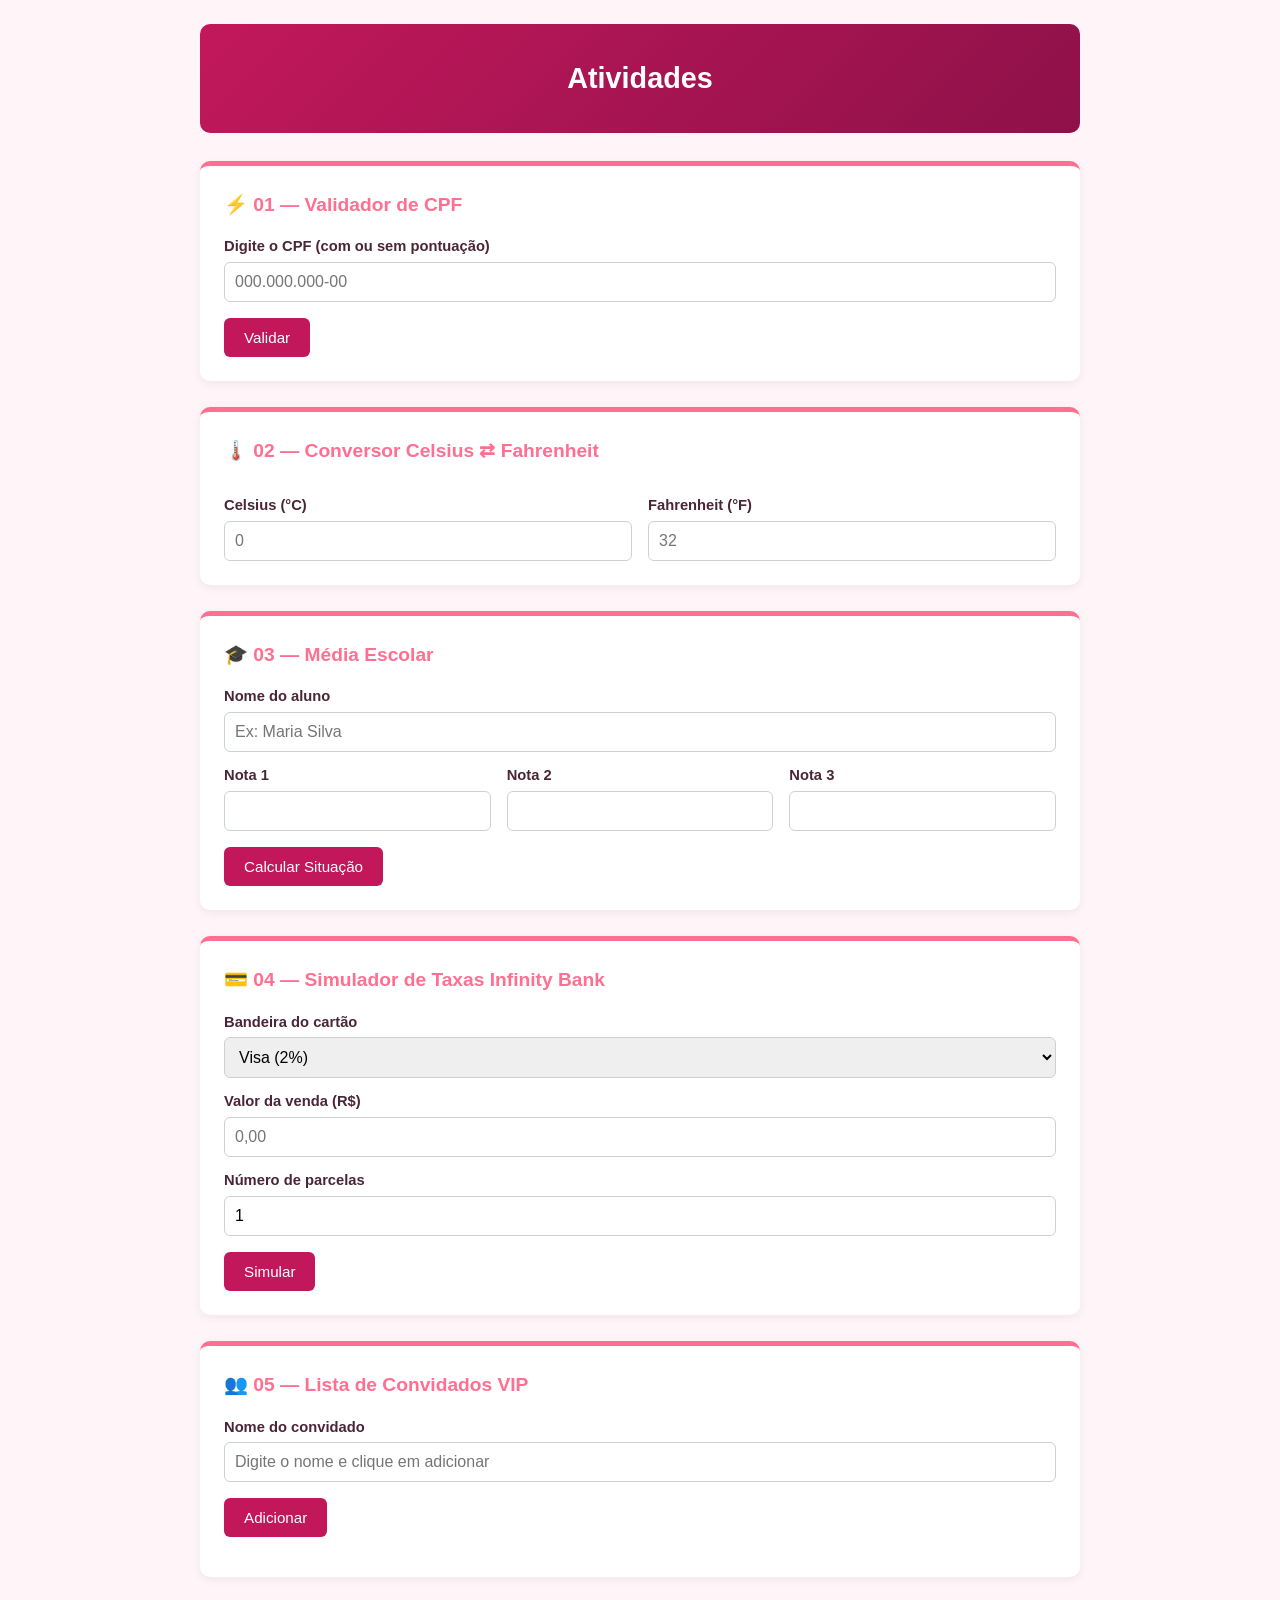
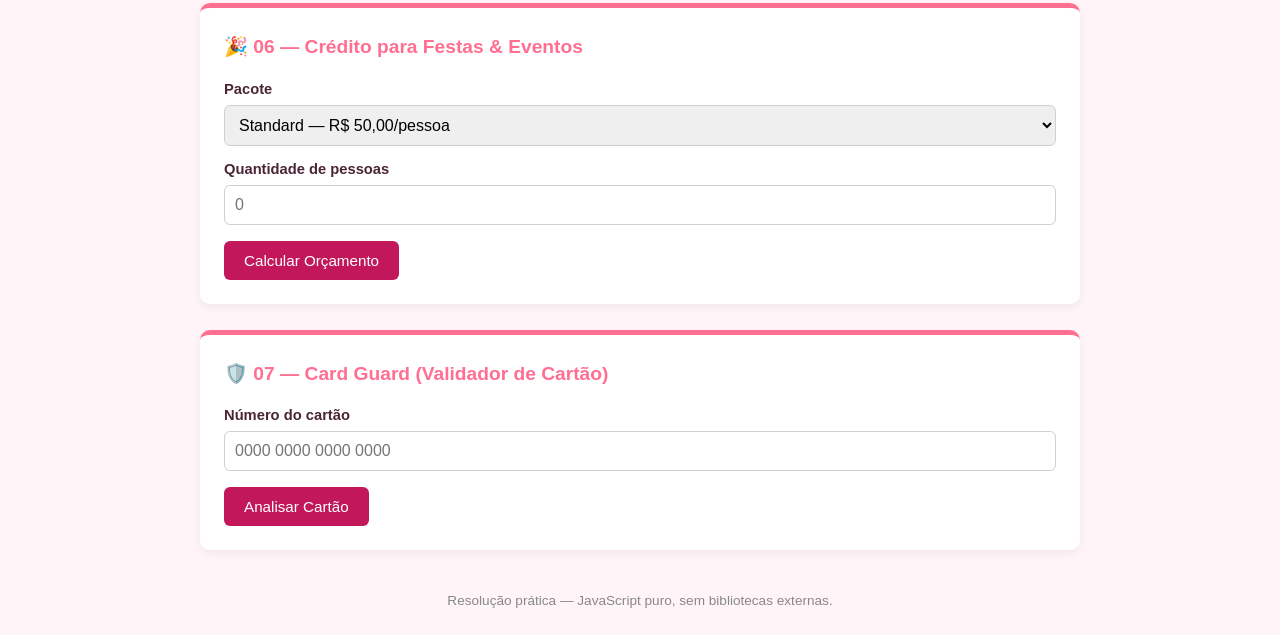
<file: Infinity_Bank_Solucao.html>
<!DOCTYPE html>
<html lang="pt-br">
<head>
<meta charset="UTF-8">
<meta name="viewport" content="width=device-width, initial-scale=1.0">
<title>Atividades</title>
<style>
    :root{
        --azul:#c2185b;
        --laranja:#ff6f91;
        --bg:#fff5f8;
        --card:#fff;
        --txt:#4a2535;
    }
    *{box-sizing:border-box}
    body{
        font-family:'Segoe UI',Tahoma,Verdana,sans-serif;
        background:var(--bg);
        color:var(--txt);
        margin:0;
        padding:24px;
        line-height:1.55;
    }
    .container{max-width:880px;margin:0 auto}
    header{
        text-align:center;
        background:linear-gradient(135deg,var(--azul),#8e1149);
        color:#fff;
        padding:32px 20px;
        border-radius:10px;
        margin-bottom:28px;
    }
    header h1{margin:0;font-size:1.8em}
    header p{margin:8px 0 0;opacity:.85}

    .card{
        background:var(--card);
        border-radius:10px;
        padding:24px;
        margin-bottom:26px;
        box-shadow:0 3px 10px rgba(0,0,0,.06);
        border-top:5px solid var(--laranja);
    }
    .card h2{
        margin-top:0;
        color:var(--laranja);
        font-size:1.2em;
    }
    label{display:block;margin:12px 0 4px;font-weight:600;font-size:.92em}
    input[type=text],input[type=number],select{
        width:100%;
        padding:10px;
        border:1px solid #ccd1d6;
        border-radius:6px;
        font-size:1em;
    }
    button{
        margin-top:16px;
        background:var(--azul);
        color:#fff;
        border:none;
        padding:11px 20px;
        border-radius:6px;
        font-size:.95em;
        cursor:pointer;
        transition:.15s;
    }
    button:hover{background:#8e1149}
    .resultado{
        margin-top:16px;
        padding:14px;
        border-radius:6px;
        font-weight:600;
        display:none;
    }
    .ok{background:#e6f7ee;color:#1e7e44;border-left:4px solid #1e7e44;display:block}
    .erro{background:#fdecea;color:#c0392b;border-left:4px solid #c0392b;display:block}
    .info{background:#eaf2fb;color:#1b4f72;border-left:4px solid #1b4f72;display:block}

    /* Ex02 */
    .duas-colunas{display:flex;gap:16px;flex-wrap:wrap}
    .duas-colunas > div{flex:1;min-width:140px}

    /* Ex05 lista */
    #listaVip{list-style:none;padding:0;margin-top:16px}
    #listaVip li{
        display:flex;
        justify-content:space-between;
        align-items:center;
        padding:10px 4px;
        border-bottom:1px solid #eee;
        gap:8px;
    }
    #listaVip li:last-child{border-bottom:none}
    #listaVip li.presente span.nome{text-decoration:line-through;opacity:.55}
    .nome{flex:1}
    .acoes button{margin:0 0 0 6px;padding:6px 10px;font-size:.8em}
    .acoes .concluir{background:#1e7e44}
    .acoes .editar{background:#b9770e}
    .acoes .excluir{background:#c0392b}

    table{width:100%;border-collapse:collapse;margin-top:10px;font-size:.85em}
    th,td{border:1px solid #ddd;padding:6px 8px;text-align:left}
    th{background:#f5f6f8}

    footer{text-align:center;margin-top:40px;color:#888;font-size:.85em}
</style>
</head>
<body>
<div class="container">

<header>
    <h1>Atividades</h1>
</header>

<!-- EX 01 - CPF -->
<section class="card">
    <h2>⚡ 01 — Validador de CPF</h2>
    <label for="cpfInput">Digite o CPF (com ou sem pontuação)</label>
    <input type="text" id="cpfInput" placeholder="000.000.000-00" maxlength="14">
    <button onclick="validarCPF()">Validar</button>
    <div id="cpfResultado" class="resultado"></div>
</section>

<!-- EX 02 - Conversor -->
<section class="card">
    <h2>🌡️ 02 — Conversor Celsius ⇄ Fahrenheit</h2>
    <div class="duas-colunas">
        <div>
            <label for="celsiusInput">Celsius (°C)</label>
            <input type="number" id="celsiusInput" step="0.1" placeholder="0">
        </div>
        <div>
            <label for="fahrenheitInput">Fahrenheit (°F)</label>
            <input type="number" id="fahrenheitInput" step="0.1" placeholder="32">
        </div>
    </div>
</section>

<!-- EX 03 - Media -->
<section class="card">
    <h2>🎓 03 — Média Escolar</h2>
    <label for="nomeAluno">Nome do aluno</label>
    <input type="text" id="nomeAluno" placeholder="Ex: Maria Silva">
    <div class="duas-colunas">
        <div><label>Nota 1</label><input type="number" id="nota1" step="0.1"></div>
        <div><label>Nota 2</label><input type="number" id="nota2" step="0.1"></div>
        <div><label>Nota 3</label><input type="number" id="nota3" step="0.1"></div>
    </div>
    <button onclick="calcularMedia()">Calcular Situação</button>
    <div id="mediaResultado" class="resultado"></div>
</section>

<!-- EX 04 - Taxas -->
<section class="card">
    <h2>💳 04 — Simulador de Taxas Infinity Bank</h2>
    <label for="bandeira">Bandeira do cartão</label>
    <select id="bandeira">
        <option value="visa">Visa (2%)</option>
        <option value="master">Master (1.85%)</option>
        <option value="elo">Elo (3%)</option>
    </select>
    <label for="valorVenda">Valor da venda (R$)</label>
    <input type="number" id="valorVenda" step="0.01" placeholder="0,00">
    <label for="parcelas">Número de parcelas</label>
    <input type="number" id="parcelas" min="1" value="1">
    <button onclick="calcularTaxas()">Simular</button>
    <div id="taxasResultado" class="resultado"></div>
</section>

<!-- EX 05 - Convidados -->
<section class="card">
    <h2>👥 05 — Lista de Convidados VIP</h2>
    <label for="nomeConvidado">Nome do convidado</label>
    <input type="text" id="nomeConvidado" placeholder="Digite o nome e clique em adicionar">
    <button onclick="adicionarConvidado()">Adicionar</button>
    <ul id="listaVip"></ul>
</section>

<!-- EX 06 - Eventos -->
<section class="card">
    <h2>🎉 06 — Crédito para Festas & Eventos</h2>
    <label for="pacote">Pacote</label>
    <select id="pacote">
        <option value="50">Standard — R$ 50,00/pessoa</option>
        <option value="80">Premium — R$ 80,00/pessoa</option>
        <option value="120">Infinity Deluxe — R$ 120,00/pessoa</option>
    </select>
    <label for="qtdPessoas">Quantidade de pessoas</label>
    <input type="number" id="qtdPessoas" min="1" placeholder="0">
    <button onclick="calcularOrcamento()">Calcular Orçamento</button>
    <div id="orcamentoResultado" class="resultado"></div>
</section>

<!-- EX 07 - Cartao -->
<section class="card">
    <h2>🛡️ 07 — Card Guard (Validador de Cartão)</h2>
    <label for="numeroCartao">Número do cartão</label>
    <input type="text" id="numeroCartao" placeholder="0000 0000 0000 0000" maxlength="19">
    <button onclick="analisarCartao()">Analisar Cartão</button>
    <div id="cartaoResultado" class="resultado"></div>
</section>

<footer>Resolução prática — JavaScript puro, sem bibliotecas externas.</footer>
</div>

<script>
function validarCPF(){
    const box = document.getElementById('cpfResultado');
    let cpf = document.getElementById('cpfInput').value.replace(/\D/g,'');

    if(cpf.length !== 11 || /^(\d)\1{10}$/.test(cpf)){
        box.className = 'resultado erro';
        box.textContent = 'CPF Inválido (formato incorreto).';
        return;
    }

    const calcularDigito = (base, pesoInicial) => {
        let soma = 0;
        for(let i = 0; i < base.length; i++){
            soma += parseInt(base[i]) * (pesoInicial - i);
        }
        const resto = (soma * 10) % 11;
        return resto === 10 ? 0 : resto;
    };

    const digito1 = calcularDigito(cpf.slice(0,9), 10);
    const digito2 = calcularDigito(cpf.slice(0,9) + digito1, 11);

    const valido = digito1 === parseInt(cpf[9]) && digito2 === parseInt(cpf[10]);

    box.className = valido ? 'resultado ok' : 'resultado erro';
    box.textContent = valido ? 'CPF Válido!' : 'CPF Inválido.';
}


const campoC = document.getElementById('celsiusInput');
const campoF = document.getElementById('fahrenheitInput');

campoC.addEventListener('input', () => {
    if(campoC.value === ''){ campoF.value = ''; return; }
    const c = parseFloat(campoC.value);
    campoF.value = (c * 9/5 + 32).toFixed(2);
});

campoF.addEventListener('input', () => {
    if(campoF.value === ''){ campoC.value = ''; return; }
    const f = parseFloat(campoF.value);
    campoC.value = ((f - 32) * 5/9).toFixed(2);
});


function calcularMedia(){
    const box = document.getElementById('mediaResultado');
    const nome = document.getElementById('nomeAluno').value.trim() || 'Aluno(a)';
    const n1 = Number(document.getElementById('nota1').value) || 0;
    const n2 = Number(document.getElementById('nota2').value) || 0;
    const n3 = Number(document.getElementById('nota3').value) || 0;

    const media = ((n1 + n2 + n3) / 3).toFixed(2);

    let situacao, classe;
    if(media >= 7){
        situacao = `🔵 Aprovado(a) com média ${media}.`;
        classe = 'info';
    } else if(media >= 4){
        const faltaParaDez = (10 - media).toFixed(2);
        situacao = `De Exame — média ${media}. Faltam ${faltaParaDez} pontos para 10.`;
        classe = 'ok';
    } else {
        situacao = ` Reprovado(a) — média ${media}.`;
        classe = 'erro';
    }

    box.className = `resultado ${classe}`;
    box.textContent = `${nome}: ${situacao}`;
}

function calcularTaxas(){
    const box = document.getElementById('taxasResultado');
    const bandeira = document.getElementById('bandeira').value;
    const valor = parseFloat(document.getElementById('valorVenda').value);
    const parcelas = parseInt(document.getElementById('parcelas').value);

    if(!valor || valor <= 0 || !parcelas || parcelas < 1){
        box.className = 'resultado erro';
        box.textContent = 'Informe um valor de venda e número de parcelas válidos.';
        return;
    }

    let percentualBandeira;
    switch(bandeira){
        case 'visa': percentualBandeira = 0.02; break;
        case 'master': percentualBandeira = 0.0185; break;
        case 'elo': percentualBandeira = 0.03; break;
        default: percentualBandeira = 0;
    }

    const taxaBandeira = valor * percentualBandeira;
    const jurosTotais = valor * (0.0035 * parcelas);
    const taxaMensal = 12.50 * parcelas;

    const valorTotal = valor + taxaBandeira + jurosTotais + taxaMensal;
    const valorParcela = valorTotal / parcelas;

    box.className = 'resultado info';
    box.innerHTML = `
        Taxa da bandeira: <strong>R$ ${taxaBandeira.toFixed(2)}</strong><br>
        Juros totais: <strong>R$ ${jurosTotais.toFixed(2)}</strong><br>
        Taxa mensal acumulada: <strong>R$ ${taxaMensal.toFixed(2)}</strong><br>
        Valor total: <strong>R$ ${valorTotal.toFixed(2)}</strong><br>
        Cada parcela (${parcelas}x): <strong>R$ ${valorParcela.toFixed(2)}</strong>
    `;
}

function adicionarConvidado(){
    const input = document.getElementById('nomeConvidado');
    const nome = input.value.trim();
    if(!nome) return;

    const lista = document.getElementById('listaVip');
    const item = document.createElement('li');

    item.innerHTML = `
        <span class="nome">${nome}</span>
        <span class="acoes">
            <button class="concluir" onclick="alternarPresenca(this)">Concluir</button>
            <button class="editar" onclick="editarConvidado(this)">Editar</button>
            <button class="excluir" onclick="excluirConvidado(this)">Excluir</button>
        </span>
    `;
    lista.appendChild(item);
    input.value = '';
    input.focus();
}

function alternarPresenca(botao){
    botao.closest('li').classList.toggle('presente');
}

function editarConvidado(botao){
    const span = botao.closest('li').querySelector('.nome');
    const novoNome = prompt('Editar nome do convidado:', span.textContent);
    if(novoNome && novoNome.trim()){
        span.textContent = novoNome.trim();
    }
}

function excluirConvidado(botao){
    botao.closest('li').remove();
}

document.getElementById('nomeConvidado').addEventListener('keypress', e => {
    if(e.key === 'Enter') adicionarConvidado();
});

function calcularOrcamento(){
    const box = document.getElementById('orcamentoResultado');
    const precoPessoa = parseFloat(document.getElementById('pacote').value);
    const pessoas = parseInt(document.getElementById('qtdPessoas').value);

    if(!pessoas || pessoas <= 0){
        box.className = 'resultado erro';
        box.textContent = 'Informe a quantidade de pessoas.';
        return;
    }

    const base = precoPessoa * pessoas;
    const taxaServico = base * 0.10;
    let subtotal = base + taxaServico;

    let desconto = 0;
    if(pessoas > 100){
        desconto = subtotal * 0.05;
    }
    const total = subtotal - desconto;

    box.className = 'resultado info';
    box.innerHTML = `
        Custo bruto: <strong>R$ ${base.toFixed(2)}</strong><br>
        Taxa de serviço (10%): <strong>R$ ${taxaServico.toFixed(2)}</strong><br>
        Desconto fidelidade: <strong>${desconto > 0 ? 'R$ ' + desconto.toFixed(2) : 'Não aplicável'}</strong><br>
        <strong>Total final: R$ ${total.toFixed(2)}</strong>
    `;
}
function algoritmoLuhn(numero){
    let soma = 0;
    let alternar = false;
    for(let i = numero.length - 1; i >= 0; i--){
        let digito = parseInt(numero[i]);
        if(alternar){
            digito *= 2;
            if(digito > 9) digito -= 9;
        }
        soma += digito;
        alternar = !alternar;
    }
    return soma % 10 === 0;
}

function identificarBandeira(numero){
    if(/^4/.test(numero)) return 'Visa';
    if(/^5[1-5]/.test(numero)) return 'Mastercard';
    if(/^(636368|438935|504175|451416|636297|5067|4576|4011)/.test(numero)) return 'Elo';
    if(/^3[47]/.test(numero)) return 'American Express';
    return 'Bandeira não identificada';
}

function analisarCartao(){
    const box = document.getElementById('cartaoResultado');
    const numero = document.getElementById('numeroCartao').value.replace(/[\s.]/g,'');

    if(!/^\d{13,16}$/.test(numero)){
        box.className = 'resultado erro';
        box.textContent = ' Número inválido — informe entre 13 e 16 dígitos.';
        return;
    }

    const valido = algoritmoLuhn(numero);
    const bandeira = identificarBandeira(numero);
    const iinSetor = numero[0];
    const iinEmissor = numero.slice(1,5);

    box.className = valido ? 'resultado ok' : 'resultado erro';
    box.innerHTML = `
        Status: <strong>${valido ? 'Válido ' : 'Inválido '}</strong><br>
        Bandeira: <strong>${bandeira}</strong><br>
        Código de setor (1º dígito): <strong>${iinSetor}</strong><br>
        Código geográfico/emissor (dígitos 2–5): <strong>${iinEmissor}</strong>
    `;
}
</script>
</body>
</html>
</file>
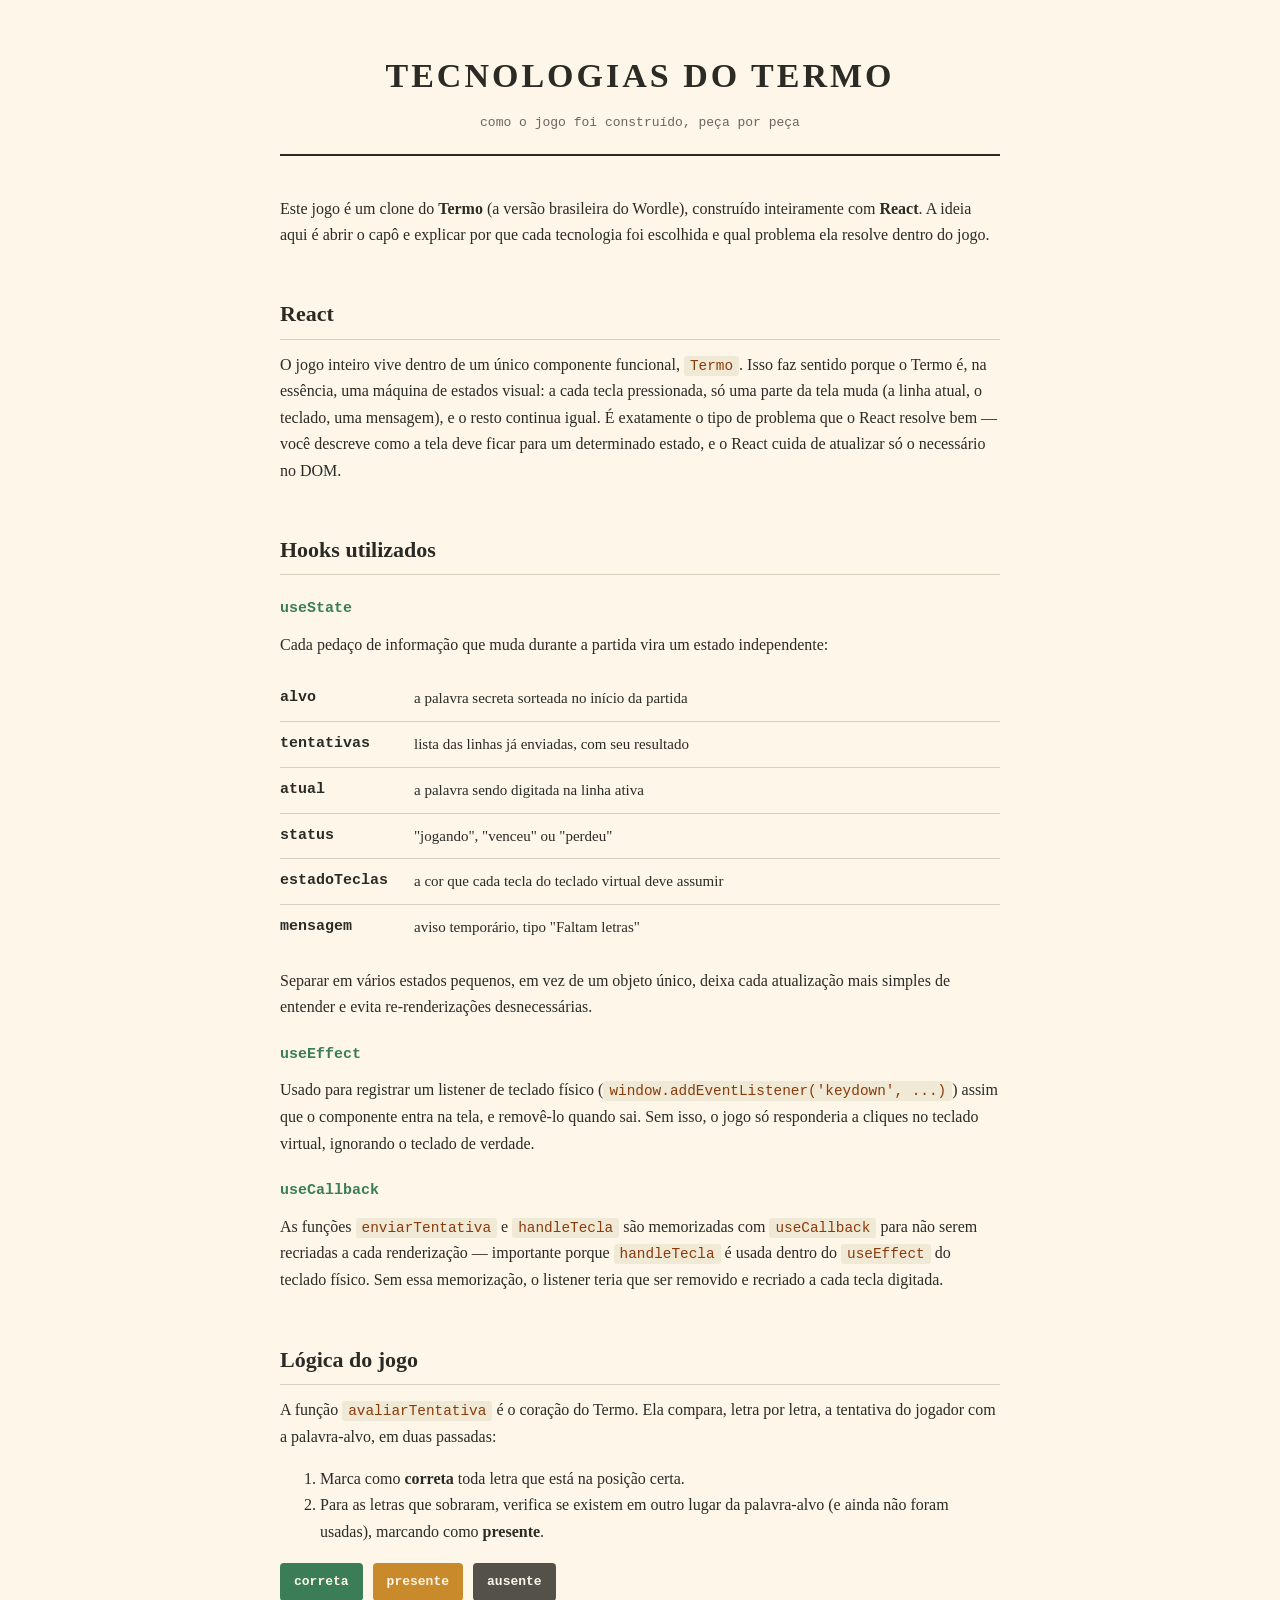
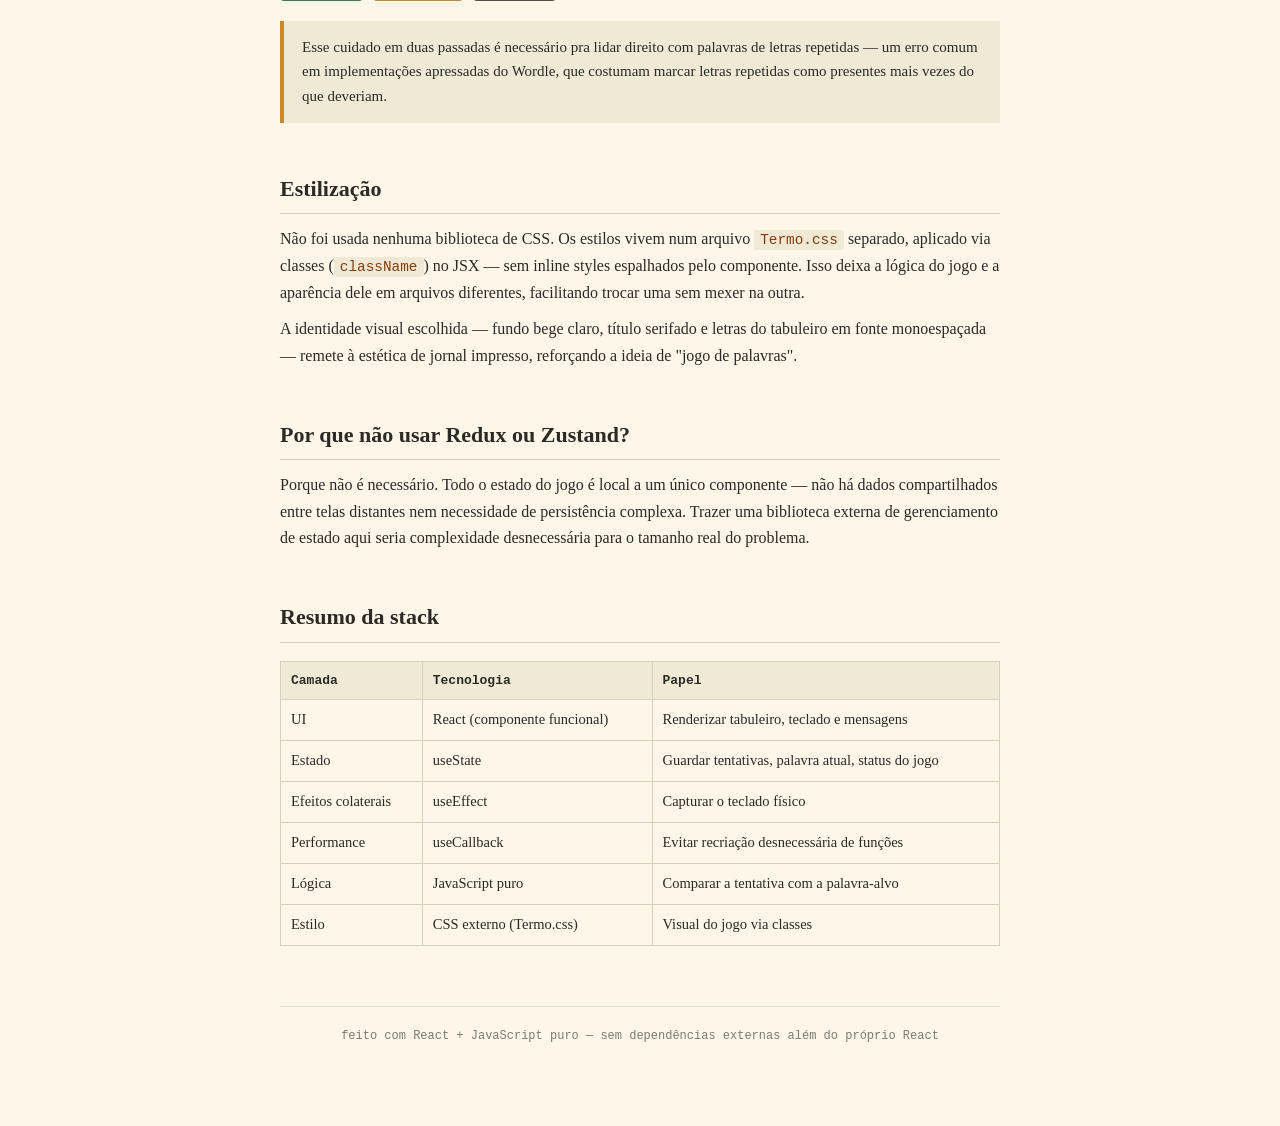
<file: Tecnologias_Termo.html>
<!DOCTYPE html>
<html lang="pt-br">
<head>
<meta charset="UTF-8">
<meta name="viewport" content="width=device-width, initial-scale=1.0">
<title>Tecnologias do Termo</title>
<style>
    :root{
        --bg:#fdf6e9;
        --ink:#2c2a25;
        --linha:#d8d0bd;
        --verde:#3a7d56;
        --amarelo:#c98a2c;
        --cinza:#54514a;
    }
    *{box-sizing:border-box}
    body{
        margin:0;
        background:var(--bg);
        color:var(--ink);
        font-family:Georgia,'Times New Roman',serif;
        line-height:1.65;
    }
    .container{max-width:760px;margin:0 auto;padding:48px 20px 80px}

    header{
        text-align:center;
        border-bottom:2px solid var(--ink);
        padding-bottom:20px;
        margin-bottom:40px;
    }
    header h1{
        font-size:34px;
        letter-spacing:3px;
        margin:0;
        font-weight:700;
    }
    header p{
        font-family:'Courier New',monospace;
        font-size:13px;
        opacity:.7;
        margin:8px 0 0;
    }

    h2{
        font-size:22px;
        margin:48px 0 12px;
        padding-bottom:6px;
        border-bottom:1px solid var(--linha);
    }
    h3{
        font-family:'Courier New',monospace;
        font-size:15px;
        margin:22px 0 6px;
        color:var(--verde);
    }
    p{font-size:16px;margin:10px 0}

    code{
        font-family:'Courier New',monospace;
        background:#f0e9d5;
        padding:2px 6px;
        border-radius:3px;
        font-size:.9em;
        color:#8a3b0b;
    }

    .lista-pecas{
        list-style:none;
        padding:0;
        margin:18px 0;
    }
    .lista-pecas li{
        display:flex;
        gap:14px;
        padding:10px 0;
        border-bottom:1px solid var(--linha);
        font-size:15px;
    }
    .lista-pecas li:last-child{border-bottom:none}
    .lista-pecas .tag{
        font-family:'Courier New',monospace;
        font-weight:700;
        min-width:120px;
        flex-shrink:0;
    }

    .bloco-aviso{
        background:#f0e9d5;
        border-left:4px solid var(--amarelo);
        padding:14px 18px;
        margin:20px 0;
        font-size:15px;
    }

    .selo-cores{
        display:flex;
        gap:10px;
        margin:18px 0;
        flex-wrap:wrap;
    }
    .selo{
        font-family:'Courier New',monospace;
        font-size:13px;
        font-weight:700;
        padding:8px 14px;
        border-radius:4px;
        color:#fdf6e9;
    }
    .selo.correta{background:var(--verde)}
    .selo.presente{background:var(--amarelo)}
    .selo.ausente{background:var(--cinza)}

    table{
        width:100%;
        border-collapse:collapse;
        margin:18px 0;
        font-size:14.5px;
    }
    th,td{
        border:1px solid var(--linha);
        padding:8px 10px;
        text-align:left;
    }
    th{
        background:#f0e9d5;
        font-family:'Courier New',monospace;
        font-size:13px;
    }

    footer{
        text-align:center;
        margin-top:60px;
        padding-top:20px;
        border-top:1px solid var(--linha);
        font-family:'Courier New',monospace;
        font-size:12px;
        opacity:.6;
    }
</style>
</head>
<body>
<div class="container">

    <header>
        <h1>TECNOLOGIAS DO TERMO</h1>
        <p>como o jogo foi construído, peça por peça</p>
    </header>

    <p>
        Este jogo é um clone do <strong>Termo</strong> (a versão brasileira do Wordle), construído inteiramente
        com <strong>React</strong>. A ideia aqui é abrir o capô e explicar por que cada tecnologia foi escolhida
        e qual problema ela resolve dentro do jogo.
    </p>

    <h2>React</h2>
    <p>
        O jogo inteiro vive dentro de um único componente funcional, <code>Termo</code>. Isso faz sentido porque
        o Termo é, na essência, uma máquina de estados visual: a cada tecla pressionada, só uma parte da tela muda
        (a linha atual, o teclado, uma mensagem), e o resto continua igual. É exatamente o tipo de problema que o
        React resolve bem — você descreve como a tela deve ficar para um determinado estado, e o React cuida de
        atualizar só o necessário no DOM.
    </p>

    <h2>Hooks utilizados</h2>

    <h3>useState</h3>
    <p>Cada pedaço de informação que muda durante a partida vira um estado independente:</p>
    <ul class="lista-pecas">
        <li><span class="tag">alvo</span> a palavra secreta sorteada no início da partida</li>
        <li><span class="tag">tentativas</span> lista das linhas já enviadas, com seu resultado</li>
        <li><span class="tag">atual</span> a palavra sendo digitada na linha ativa</li>
        <li><span class="tag">status</span> "jogando", "venceu" ou "perdeu"</li>
        <li><span class="tag">estadoTeclas</span> a cor que cada tecla do teclado virtual deve assumir</li>
        <li><span class="tag">mensagem</span> aviso temporário, tipo "Faltam letras"</li>
    </ul>
    <p>Separar em vários estados pequenos, em vez de um objeto único, deixa cada atualização mais simples de entender e evita re-renderizações desnecessárias.</p>

    <h3>useEffect</h3>
    <p>
        Usado para registrar um listener de teclado físico (<code>window.addEventListener('keydown', ...)</code>)
        assim que o componente entra na tela, e removê-lo quando sai. Sem isso, o jogo só responderia a cliques
        no teclado virtual, ignorando o teclado de verdade.
    </p>

    <h3>useCallback</h3>
    <p>
        As funções <code>enviarTentativa</code> e <code>handleTecla</code> são memorizadas com
        <code>useCallback</code> para não serem recriadas a cada renderização — importante porque
        <code>handleTecla</code> é usada dentro do <code>useEffect</code> do teclado físico. Sem essa memorização,
        o listener teria que ser removido e recriado a cada tecla digitada.
    </p>

    <h2>Lógica do jogo</h2>
    <p>
        A função <code>avaliarTentativa</code> é o coração do Termo. Ela compara, letra por letra, a tentativa do
        jogador com a palavra-alvo, em duas passadas:
    </p>
    <ol>
        <li>Marca como <strong>correta</strong> toda letra que está na posição certa.</li>
        <li>Para as letras que sobraram, verifica se existem em outro lugar da palavra-alvo (e ainda não foram usadas), marcando como <strong>presente</strong>.</li>
    </ol>
    <div class="selo-cores">
        <span class="selo correta">correta</span>
        <span class="selo presente">presente</span>
        <span class="selo ausente">ausente</span>
    </div>
    <div class="bloco-aviso">
        Esse cuidado em duas passadas é necessário pra lidar direito com palavras de letras repetidas — um erro
        comum em implementações apressadas do Wordle, que costumam marcar letras repetidas como presentes mais
        vezes do que deveriam.
    </div>

    <h2>Estilização</h2>
    <p>
        Não foi usada nenhuma biblioteca de CSS. Os estilos vivem num arquivo <code>Termo.css</code> separado,
        aplicado via classes (<code>className</code>) no JSX — sem inline styles espalhados pelo componente.
        Isso deixa a lógica do jogo e a aparência dele em arquivos diferentes, facilitando trocar uma sem mexer
        na outra.
    </p>
    <p>
        A identidade visual escolhida — fundo bege claro, título serifado e letras do tabuleiro em fonte
        monoespaçada — remete à estética de jornal impresso, reforçando a ideia de "jogo de palavras".
    </p>

    <h2>Por que não usar Redux ou Zustand?</h2>
    <p>
        Porque não é necessário. Todo o estado do jogo é local a um único componente — não há dados
        compartilhados entre telas distantes nem necessidade de persistência complexa. Trazer uma biblioteca
        externa de gerenciamento de estado aqui seria complexidade desnecessária para o tamanho real do problema.
    </p>

    <h2>Resumo da stack</h2>
    <table>
        <thead>
            <tr><th>Camada</th><th>Tecnologia</th><th>Papel</th></tr>
        </thead>
        <tbody>
            <tr><td>UI</td><td>React (componente funcional)</td><td>Renderizar tabuleiro, teclado e mensagens</td></tr>
            <tr><td>Estado</td><td>useState</td><td>Guardar tentativas, palavra atual, status do jogo</td></tr>
            <tr><td>Efeitos colaterais</td><td>useEffect</td><td>Capturar o teclado físico</td></tr>
            <tr><td>Performance</td><td>useCallback</td><td>Evitar recriação desnecessária de funções</td></tr>
            <tr><td>Lógica</td><td>JavaScript puro</td><td>Comparar a tentativa com a palavra-alvo</td></tr>
            <tr><td>Estilo</td><td>CSS externo (Termo.css)</td><td>Visual do jogo via classes</td></tr>
        </tbody>
    </table>

    <footer>feito com React + JavaScript puro — sem dependências externas além do próprio React</footer>
</div>
</body>
</html>
</file>
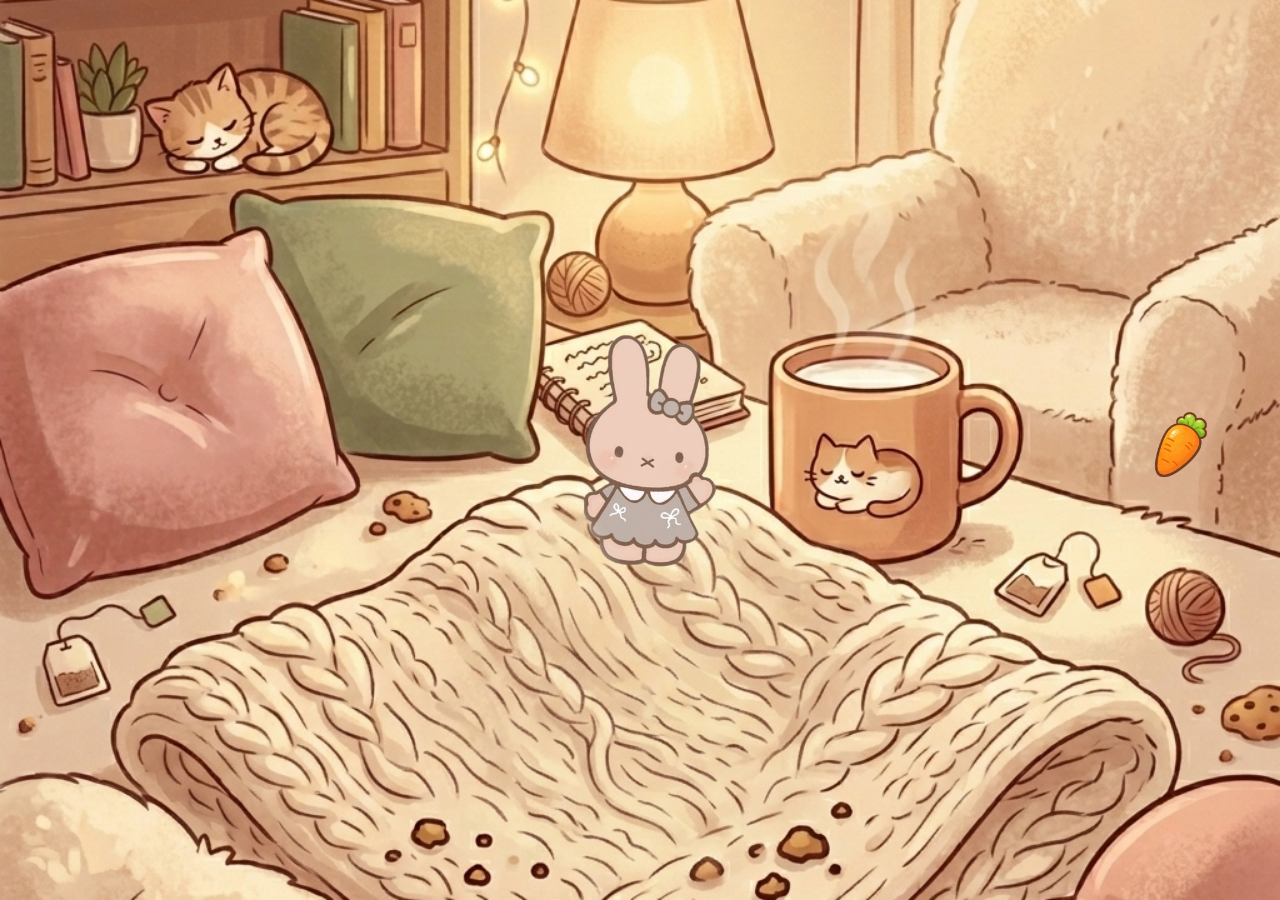
<file: bixinho/bixinho.html>
<!DOCTYPE html>
<html lang="pt-BR">
<head>
  <meta charset="UTF-8">
  <meta name="viewport" content="width=device-width, initial-scale=1.0">
  <title>Meu Bichinho</title>

  <style>
    body {
      margin: 0;
      height: 100vh;
      overflow: hidden;
      background-color: #f5d6ed;
    }

    .container {
      position: relative;
      width: 100%;
      height: 100%;
    }

    #fundo {
      position: absolute;
      top: 0;
      left: 0;
      width: 100%;
      height: 100%;
      object-fit: cover;
      z-index: 1;
      opacity: 1;
      transition: opacity 0.8s ease-in-out;
    }

    #fundo.trocando {
      opacity: 0;
    }

    #bicho {
      position: absolute;
      top: 50%;
      left: 50%;
      transform: translate(-50%, -50%);
      width: 260px;
      z-index: 2;
    }

    #btn {
      position: absolute;
      right: 40px;
      top: 50%;
      transform: translateY(-50%);
      width: 120px;
      cursor: pointer;
      z-index: 3;
    }

    #btn:active {
      transform: translateY(-50%) scale(0.9);
    }
  </style>
</head>
<body>
  <div class="container">
    <img id="fundo" src="casa.png" alt="Fundo">
    <img id="bicho" src="c.png" alt="Coelho">
    <img id="btn" src="ceno.png" alt="Botão de alimentar">
  </div>

  <script src="script.js"></script>
</body>
</html>
</file>
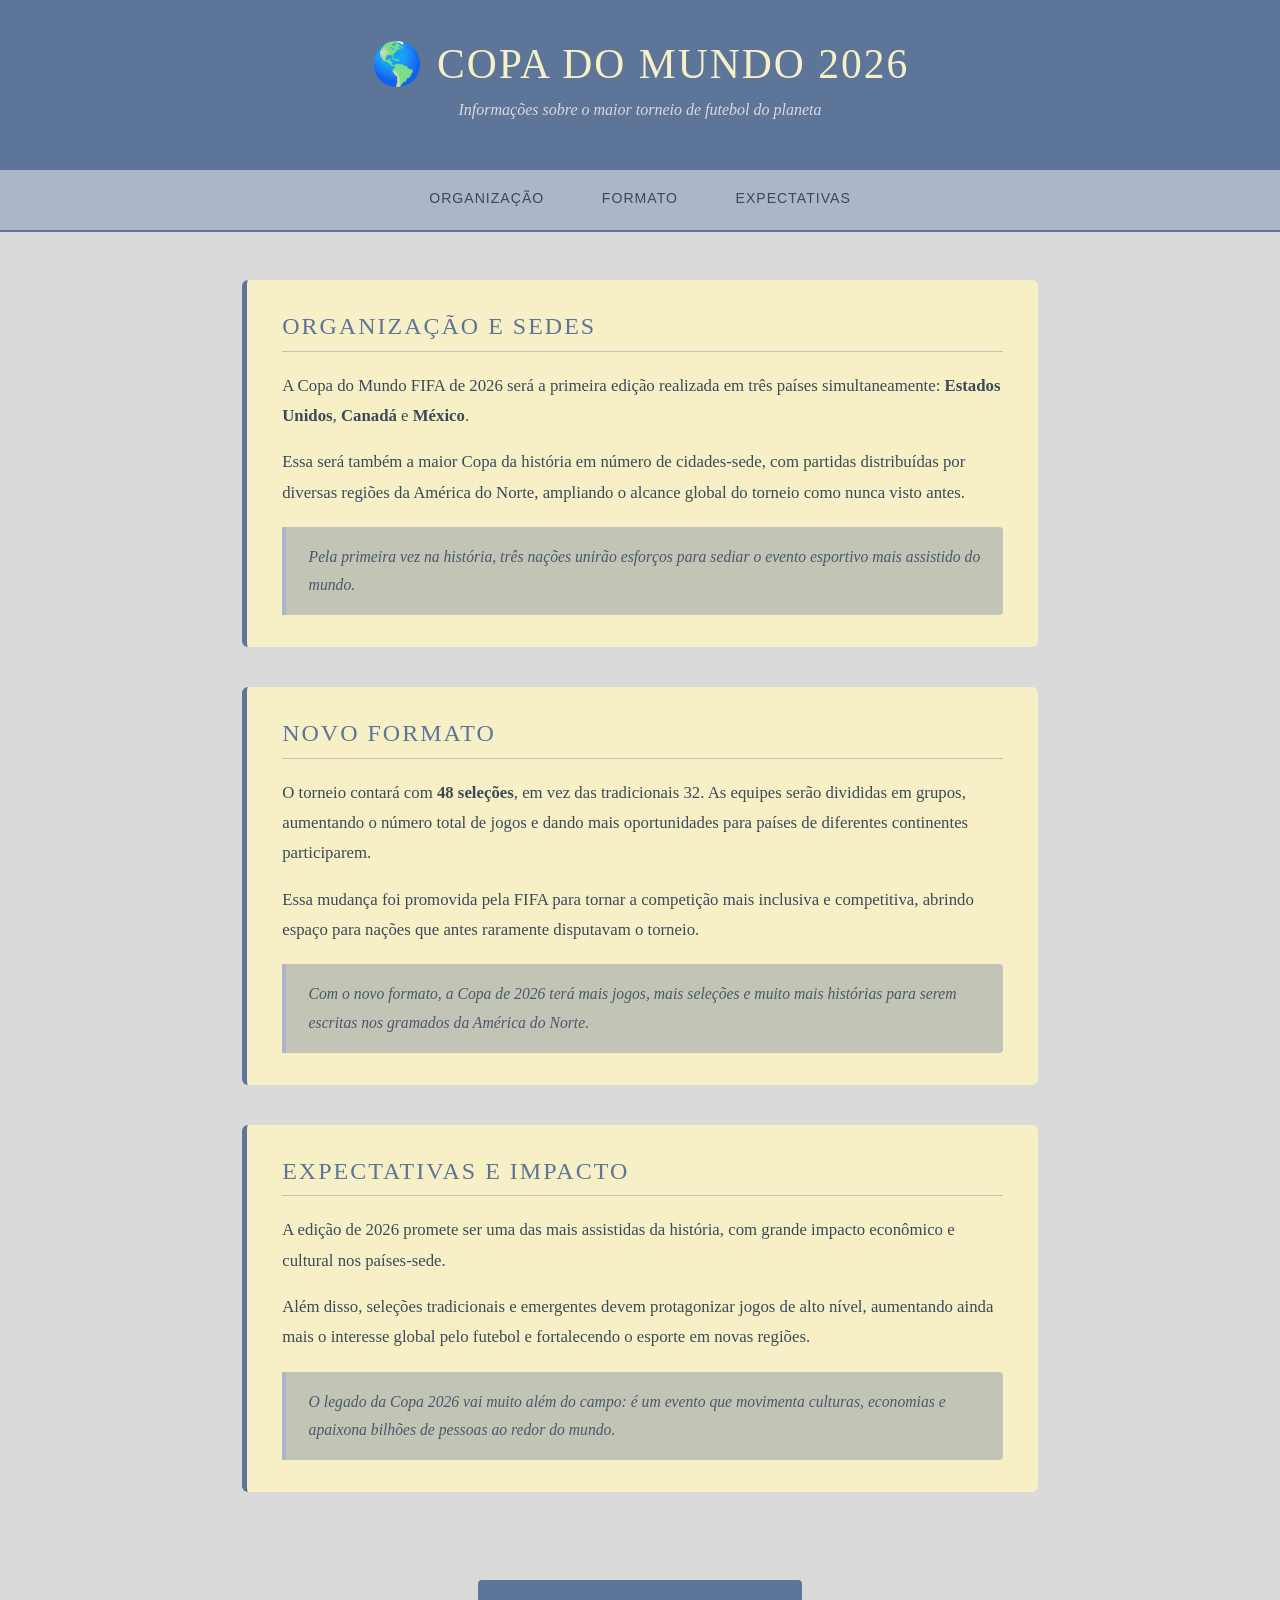
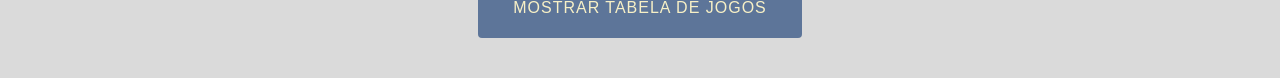
<file: PROVAS/DIA 1/prova1.html>
<!DOCTYPE html>
<html lang="pt-BR">
<head>
  <meta charset="UTF-8" />
  <meta name="viewport" content="width=device-width, initial-scale=1.0" />
  <title>Copa do Mundo 2026</title>
  <link rel="stylesheet" href="https://cdn.jsdelivr.net/npm/bootstrap@5.3.3/dist/css/bootstrap.min.css">
   <link rel="stylesheet" href="style.css" />
</head>
<body>

  <header>
    <h1>&#127758; Copa do Mundo 2026</h1>
    <p>Informações sobre o maior torneio de futebol do planeta</p>
  </header>

  <nav>
    <a href="#organizacao">Organização</a>
    <a href="#formato">Formato</a>
    <a href="#expectativas">Expectativas</a>
  </nav>

  <main>

    <section id="organizacao">
      <h2> Organização e Sedes</h2>
      <p>
        A Copa do Mundo FIFA de 2026 será a primeira edição realizada em três países simultaneamente:
        <strong>Estados Unidos</strong>, <strong>Canadá</strong> e <strong>México</strong>.
      </p>
      <p>
        Essa será também a maior Copa da história em número de cidades-sede, com partidas distribuídas
        por diversas regiões da América do Norte, ampliando o alcance global do torneio como nunca
        visto antes.
      </p>
      <div class="destaque">
        <p>
          Pela primeira vez na história, três nações unirão esforços para sediar o evento esportivo
          mais assistido do mundo.
        </p>
      </div>
    </section>

    <section id="formato">
      <h2> Novo Formato</h2>
      <p>
        O torneio contará com <strong>48 seleções</strong>, em vez das tradicionais 32.
        As equipes serão divididas em grupos, aumentando o número total de jogos e
        dando mais oportunidades para países de diferentes continentes participarem.
      </p>
      <p>
        Essa mudança foi promovida pela FIFA para tornar a competição mais inclusiva e competitiva,
        abrindo espaço para nações que antes raramente disputavam o torneio.
      </p>
      <div class="destaque">
        <p>
          Com o novo formato, a Copa de 2026 terá mais jogos, mais seleções e muito mais histórias
          para serem escritas nos gramados da América do Norte.
        </p>
      </div>
    </section>

    <section id="expectativas">
      <h2> Expectativas e Impacto</h2>
      <p>
        A edição de 2026 promete ser uma das mais assistidas da história, com grande impacto
        econômico e cultural nos países-sede.
      </p>
      <p>
        Além disso, seleções tradicionais e emergentes devem protagonizar jogos de alto nível,
        aumentando ainda mais o interesse global pelo futebol e fortalecendo o esporte em novas regiões.
      </p>
      <div class="destaque">
        <p>
          O legado da Copa 2026 vai muito além do campo: é um evento que movimenta culturas,
          economias e apaixona bilhões de pessoas ao redor do mundo.
        </p>
      </div>
    </section>

  </main>
  <div id="secao-tabela">
    <button id="btn-tabela" onclick="mostrarTabela()">Mostrar Tabela de Jogos</button>
    </div>

    <script src="javascript.js"></script>

</body>
</html>
</file>
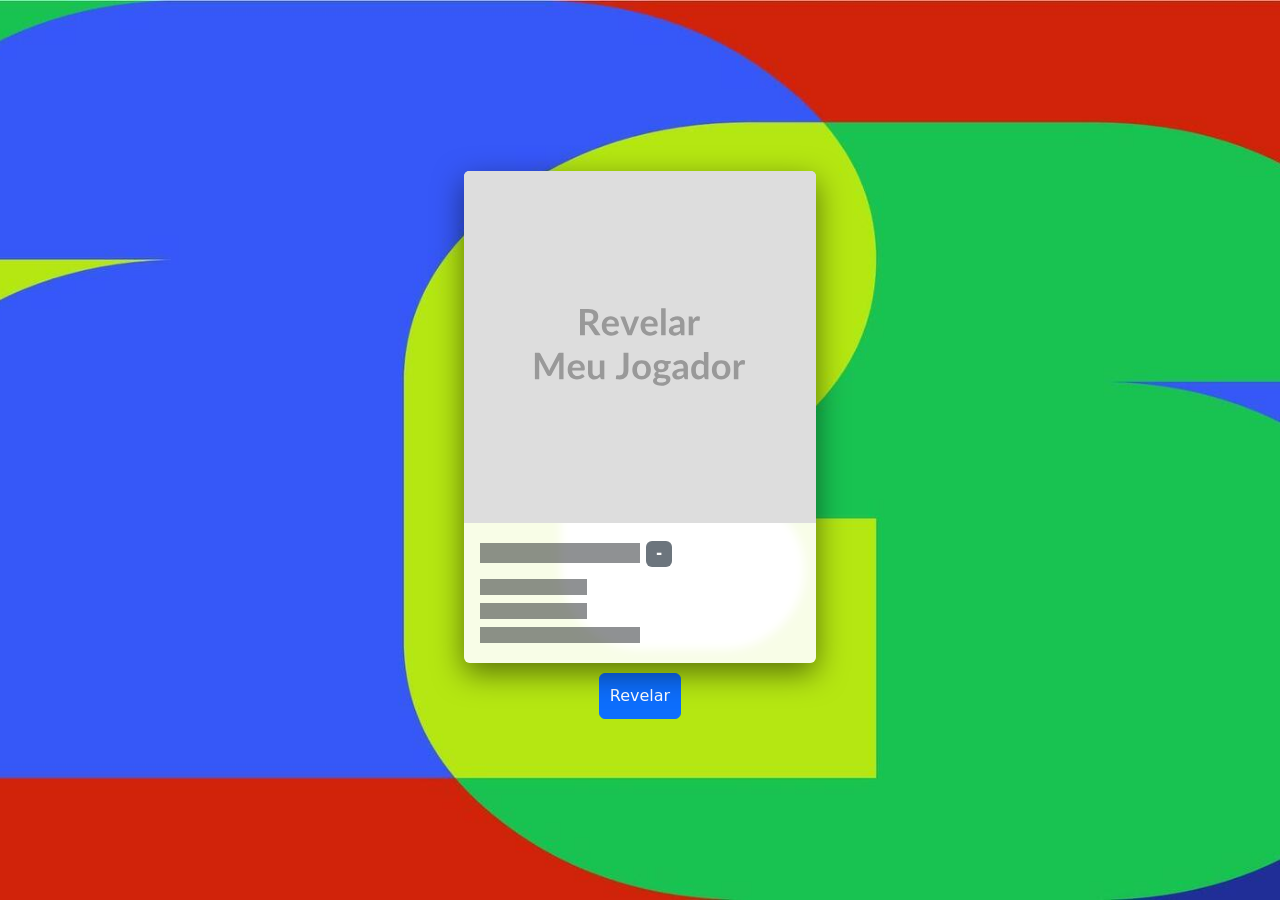
<file: PROVAS/DIA 1/questao_04.html>
<!DOCTYPE html>
<html lang="pt-br">
<head>
    <meta charset="UTF-8">
    <meta name="viewport" content="width=device-width, initial-scale=1.0">
    <title>Meu Jogador da Copa do Mundo </title>
    <link href="https://cdn.jsdelivr.net/npm/bootstrap@5.3.8/dist/css/bootstrap.min.css" rel="stylesheet" integrity="sha384-sRIl4kxILFvY47J16cr9ZwB07vP4J8+LH7qKQnuqkuIAvNWLzeN8tE5YBujZqJLB" crossorigin="anonymous">
  </head>
    <style> 
        body, html {
            height: 100%;
            margin: 0;
        }
        .bg-copa {
            background-image: url('img/FIFA-World-Cup-26.jpg');
            background-size: cover;
            background-position: center;
            background-attachment: fixed;
            height: 100vh;
            display: flex;
            justify-content: center;
            align-items: center;
            
        }
        .card {
            backdrop-filter: blur(5px);
            background-color: rgba(255, 255, 255, 0.9);
            border: none;
            box-shadow: 0 10px 30px rgba(0,0,0,0.5);
        }
    </style>
</head>
<body>

    <div class="bg-copa">
        <div class="d-flex flex-column align-items-center">       
            <div class="card" style="width: 22rem;" aria-hidden="true">
            <img src="img/img_.svg" class="card-img-top" alt="Placeholder Copa">
                <div class="card-body"> 
                    <h5 id="Nome" class="card-title placeholder-glow">
                        <span class="placeholder col-6"></span>
                        <span id="Rank" class="badge text-bg-secondary">-</span>
                    </h5>
                    <p class="card-text placeholder-glow">
                        <span id="Data_Nas" class="placeholder col-4"></span><br>
                        <span id="Alutra" class="placeholder col-4"></span><br>
                        <span id="Posição " class="placeholder col-6"></span><br>
                    </p>

                
                </div>
            </div>
                <a href="#" onclick="revelar()" tabindex="-1" class="btn btn-primary" style="margin: 10px; padding: 10px;">
                 Revelar 
                </a>
        </div>
    </div>

     <script src="https://cdn.jsdelivr.net/npm/bootstrap@5.3.8/dist/js/bootstrap.bundle.min.js" integrity="sha384-FKyoEForCGlyvwx9Hj09JcYn3nv7wiPVlz7YYwJrWVcXK/BmnVDxM+D2scQbITxI" crossorigin="anonymous"></script>
    <script src="script.js"></script>
</body>
</html>
</file>
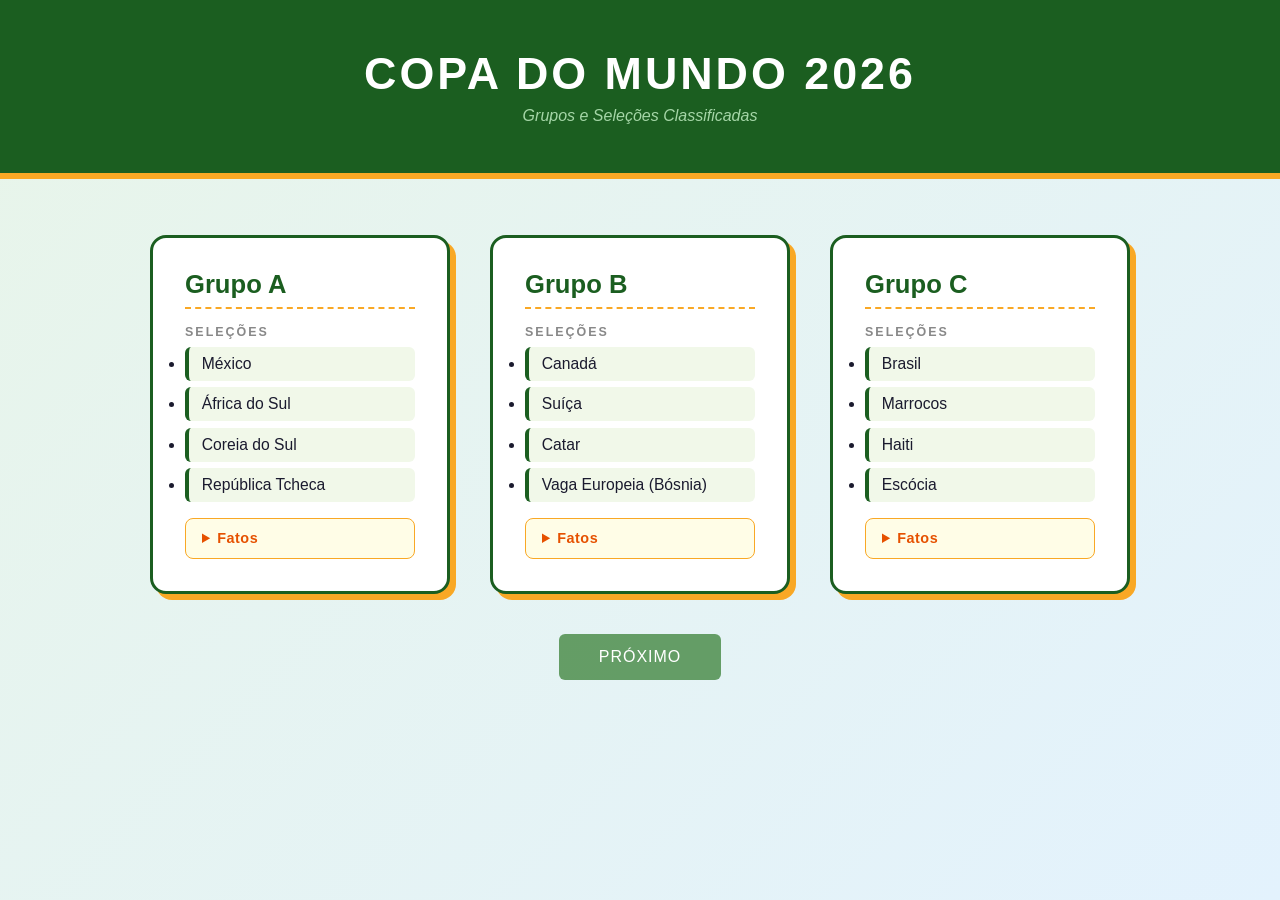
<file: PROVAS/DIA 2/prova2.html>
<!DOCTYPE html>
<html lang="pt-BR">
<head>
  <meta charset="UTF-8" />
  <meta name="viewport" content="width=device-width, initial-scale=1.0" />
  <title>Grupos da Copa do Mundo 2026</title>
  <link rel="stylesheet" href="style_grupos.css" />
</head>
<body>

  <header id="cabecalho">
    <h1>Copa do Mundo 2026</h1>
    <h4>Grupos e Seleções Classificadas</h4>
  </header>

  <main id="conteudo">

    <div id="grupo-a" class="card-grupo">
      <h2>Grupo A</h2>
      <h5>Seleções</h5>
      <ul>
        <li> México</li>
        <li> África do Sul</li>
        <li>Coreia do Sul</li>
        <li>República Tcheca</li>
      </ul>
      <details>
        <summary>Fatos</summary>
        <p>O jogo de abertura será México x África do Sul. Confrontos entre Coreia do Sul e seleções europeias já ocorreram em várias Copas, com histórico equilibrado.</p>
      </details>
    </div>

   
    <div id="grupo-b" class="card-grupo">
      <h2>Grupo B</h2>
      <h5>Seleções</h5>
      <ul>
        <li> Canadá</li>
        <li>Suíça</li>
        <li>Catar</li>
        <li> Vaga Europeia (Bósnia)</li>
      </ul>
      <details>
        <summary>Fatos</summary>
        <p>O Canadá joga em casa, fator importante de desempenho. Catar e Suíça já se enfrentaram recentemente em amistosos internacionais.</p>
      </details>
    </div>

    <div id="grupo-c" class="card-grupo">
      <h2>Grupo C</h2>
      <h5>Seleções</h5>
      <ul>
        <li>Brasil</li>
        <li>Marrocos</li>
        <li>Haiti</li>
        <li>Escócia</li>
      </ul>
      <details>
        <summary>Fatos</summary>
        <p>Brasil, Marrocos e Escócia já dividiram grupo em 1998. Brasil nunca perdeu para a Escócia em Copas.</p>
      </details>
    </div>
<div id="div-botao">
    <button id="btn-proximo" onclick="proximoGrupo()">Próximo</button>
  </div>
  </main>
 <script src="script_grupos.js"></script>
</body>
</html>
</file>
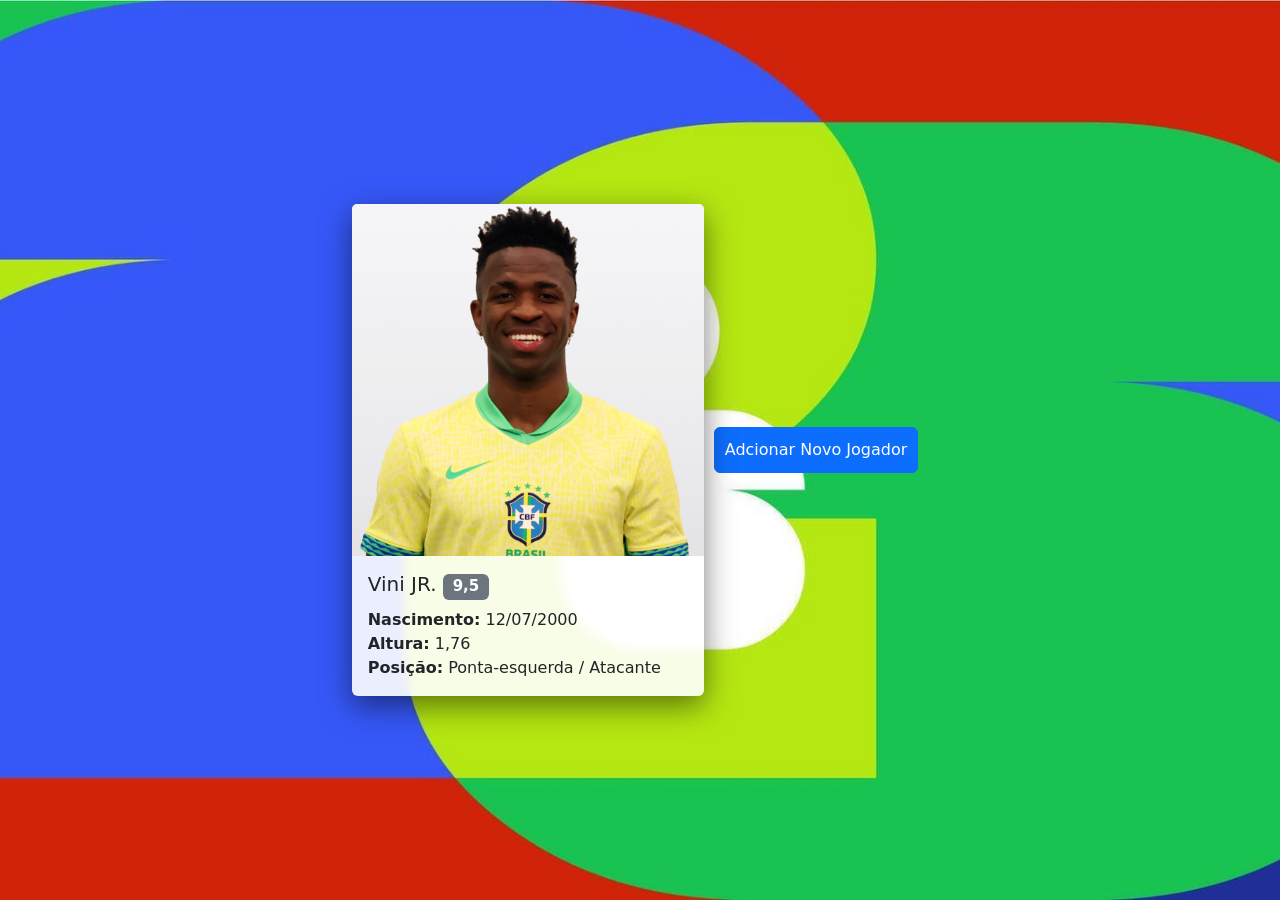
<file: PROVAS/DIA 2/questao04_dia2.html>
<!DOCTYPE html>
<html lang="pt-br">
<head>
    <meta charset="UTF-8">
    <meta name="viewport" content="width=device-width, initial-scale=1.0">
    <title>Meu Jogador da Copa do Mundo </title>
    
    <link href="https://cdn.jsdelivr.net/npm/bootstrap@5.3.8/dist/css/bootstrap.min.css" rel="stylesheet">
    <script src="https://cdn.jsdelivr.net/npm/bootstrap@5.3.8/dist/js/bootstrap.bundle.min.js"></script>

    <style> 
        body, html {
            height: 100%;
            margin: 0;
        }
        .bg-copa {
            background-image: url('img/FIFA-World-Cup-26.jpg');
            background-size: cover;
            background-position: center;
            background-attachment: fixed;
            height: 100vh;
            display: flex;
            justify-content: center;
            align-items: center;
            
        }
        .card {
            backdrop-filter: blur(5px);
            background-color: rgba(255, 255, 255, 0.9);
            border: none;
            box-shadow: 0 10px 30px rgba(0,0,0,0.5);
        }
    </style>
</head>
<body>

    <div class="bg-copa">
        <div  class="d-flex flex-collum justify-content-center">
            <div id="Cards" class="d-flex flex-row align-items-center">
                <div class="card" style="width: 22rem;" aria-hidden="true">
                    <img src="img/_vinicius_junior.png" class="card-img-top" alt="Placeholder Copa">

                    <div class="card-body">
                        <h5 id="Nome" class="card-title">
                            <span class="card-title">Vini JR.</span>
                            <span id="Rank" class="badge text-bg-secondary">9,5</span>
                        </h5>
                        <p class="card-text">
                            <span id="Data_Nas"><strong>Nascimento:</strong> 12/07/2000 </span><br>
                            <span id="Alutra"><strong>Altura:</strong> 1,76 </span><br>
                            <span id="Posição "><strong>Posição:</strong> Ponta-esquerda / Atacante</span><br>
                        </p>
                    </div>
                </div>

                
                
            </div>

        </div>
        <a href="#" onclick="add()" tabindex="-1" class="btn btn-primary" style="margin: 10px; padding: 10px;">
            Adcionar Novo Jogador
        </a>
    </div>
    </div>

    <script src="script04_2.js"></script>
</body>
</html>
</file>
<file: PROVAS/DIA 1/style.css>
* {
      margin: 0;
      padding: 0;
      box-sizing: border-box;
    }

    body {
      font-family: 'Georgia', serif;
      background-color: #DADADA;
      color: #3a4a5a;
      line-height: 1.8;
    }

    header {
      background-color: #5D7599;
      padding: 2.5rem 2rem 1.8rem;
      text-align: center;
    }

    header h1 {
      font-size: 2.6rem;
      color: #F7F0C6;
      letter-spacing: 2px;
      text-transform: uppercase;
      margin-bottom: 0.4rem;
    }

    header p {
      font-size: 1rem;
      color: #DADADA;
      font-style: italic;
    }

    nav {
      background-color: #ABB6C8;
      padding: 0 2rem;
      display: flex;
      justify-content: center;
      position: sticky;
      top: 0;
      z-index: 100;
      border-bottom: 2px solid #5D7599;
    }

    nav a {
      display: inline-block;
      padding: 1rem 1.8rem;
      color: #3a4a5a;
      text-decoration: none;
      font-size: 0.88rem;
      letter-spacing: 1px;
      text-transform: uppercase;
      font-family: Arial, sans-serif;
      border-bottom: 3px solid transparent;
      transition: color 0.2s, border-color 0.2s;
    }

    nav a:hover {
      color: #5D7599;
      border-bottom: 3px solid #5D7599;
    }

    main {
      max-width: 860px;
      margin: 0 auto;
      padding: 3rem 2rem;
    }

    section {
      background-color: #F7F0C6;
      border-radius: 6px;
      padding: 2rem 2.2rem;
      margin-bottom: 2.5rem;
      scroll-margin-top: 70px;
      border-left: 5px solid #5D7599;
    }

    section h2 {
      font-size: 1.5rem;
      color: #5D7599;
      text-transform: uppercase;
      letter-spacing: 2px;
      margin-bottom: 1.2rem;
      padding-bottom: 0.6rem;
      border-bottom: 1px solid #C2C4B6;
    }

    section p {
      font-size: 1.05rem;
      color: #3a4a5a;
      margin-bottom: 1rem;
    }

    section p:last-child {
      margin-bottom: 0;
    }

    .destaque {
      background-color: #C2C4B6;
      border-left: 4px solid #ABB6C8;
      padding: 1rem 1.4rem;
      border-radius: 0 4px 4px 0;
      margin-top: 1.2rem;
    }

    .destaque p {
      margin: 0;
      font-style: italic;
      color: #4a5a6a;
      font-size: 0.98rem;
    }

 #secao-tabela {
      text-align: center;
      margin: 0 auto 2.5rem;
      max-width: 860px;
      padding: 0 2rem;
    }
 
    #btn-tabela {
      background-color: #5D7599;
      color: #F7F0C6;
      border: none;
      padding: 0.9rem 2.2rem;
      font-size: 1rem;
      font-family: Arial, sans-serif;
      letter-spacing: 1px;
      text-transform: uppercase;
      border-radius: 4px;
      cursor: pointer;
      transition: background-color 0.2s;
    }
 
    #btn-tabela:hover {
      background-color: #4a6080;
    }
 
    /* Imagem da tabela */
    #tabela-jogos {
      max-width: 100%;
      border-radius: 6px;
      margin-top: 1.5rem;
      border: 3px solid #ABB6C8;
      display: block;
    }
 

    footer {
      text-align: center;
      padding: 2rem;
      background-color: #5D7599;
      color: #DADADA;
      font-size: 0.85rem;
      font-family: Arial, sans-serif;
    }
</file>
<file: PROVAS/DIA 2/style_grupos.css>
* {
    margin: 0;
    padding: 0;
    box-sizing: border-box;
}

body {
    font-family: 'Trebuchet MS', 'Lucida Sans Unicode', 'Lucida Grande', 'Lucida Sans', Arial, sans-serif;
    background: linear-gradient(135deg, #e8f5e9, #e3f2fd);
    color: #1a1a2e;
    min-height: 100vh;
}

#cabecalho {
    background-color: #1b5e20;
    color: #ffffff;
    text-align: center;
    padding: 3rem 1rem;
    border-bottom: 6px solid #f9a825;
}

#cabecalho h1 {
    font-size: 2.8rem;
    letter-spacing: 3px;
    text-transform: uppercase;
    margin-bottom: 0.5rem;
}

#cabecalho h4 {
    font-size: 1rem;
    font-weight: normal;
    color: #a5d6a7;
    font-style: italic;

}

#conteudo {
  display: flex;
  align-items: flex-start;
  justify-content: center;
  flex-wrap: wrap;
  gap: 2.5rem;
  padding: 3.5rem 2rem;
  max-width: 1100px;
  margin: 0 auto;
}

.card-grupo {
  background-color: #ffffff;
  border: 3px solid #1b5e20;
  border-radius: 16px;
  padding: 2rem;
  width: 300px;
  box-shadow: 6px 6px 0px #f9a825;
  transition: transform 0.2s, box-shadow 0.2s;
}
 
.card-grupo:hover {
  transform: translate(-3px, -3px);
  box-shadow: 9px 9px 0px #f9a825;
}
 
.card-grupo h2 {
  font-size: 1.6rem;
  color: #1b5e20;
  margin-bottom: 1rem;
  padding-bottom: 0.5rem;
  border-bottom: 2px dashed #f9a825;
}
 
.card-grupo h5 {
  font-size: 0.78rem;
  text-transform: uppercase;
  letter-spacing: 2px;
  color: #888;
  margin-bottom: 0.5rem;
}
 
card-grupo ul {
  list-style: none;
  margin-bottom: 1.2rem;
}
 
.card-grupo ul li {
  padding: 0.5rem 0.8rem;
  margin-bottom: 0.4rem;
  font-size: 0.98rem;
  color: #1a1a2e;
  background-color: #f1f8e9;
  border-radius: 6px;
  border-left: 4px solid #1b5e20;
}
.card-grupo details {
  margin-top: 1rem;
  border-radius: 8px;
  background-color: #fffde7;
  border: 1px solid #f9a825;
  padding: 0.7rem 1rem;
}
 
.card-grupo details summary {
  cursor: pointer;
  font-size: 0.9rem;
  font-weight: bold;
  color: #e65100;
  letter-spacing: 0.5px;
  user-select: none;
}
 
.card-grupo details p {
  margin-top: 0.6rem;
  font-size: 0.9rem;
  color: #4a4a4a;
  font-style: italic;
  line-height: 1.6;
}




div-botao {
  display: flex;
  justify-content: center;
  align-items: center;
  padding: 1rem 0 2.5rem;
}
 
#btn-proximo {
  background-color: #10650899;
  color: #ffffff;
  border: none;
  border-radius: 6px;
  padding: 0.9rem 2.5rem;
  font-size: 1rem;
  font-family: Arial, sans-serif;
  letter-spacing: 1px;
  text-transform: uppercase;
  cursor: pointer;
  transition: background-color 0.2s;
}
 
#btn-proximo:hover {
  background-color: #4a6080;
}
</file>
